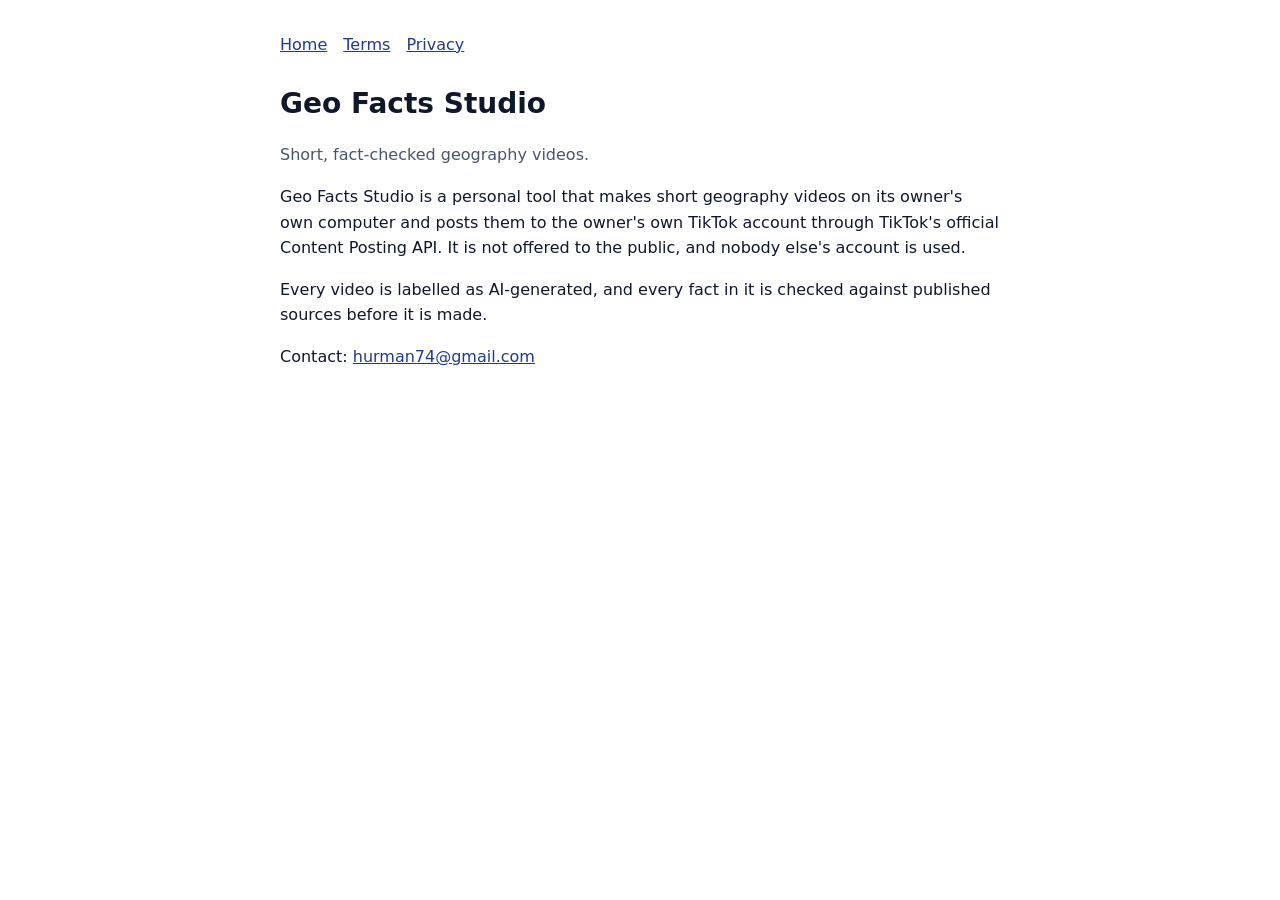
<file: index.html>
<!doctype html><html lang="en"><head><meta charset="utf-8"><meta name="viewport" content="width=device-width,initial-scale=1">
<title>Geo Facts Studio</title><link rel="stylesheet" href="style.css"></head><body>
<nav><a href="./">Home</a><a href="terms.html">Terms</a><a href="privacy.html">Privacy</a></nav>
<h1>Geo Facts Studio</h1>
<p class="muted">Short, fact-checked geography videos.</p>
<p>Geo Facts Studio is a personal tool that makes short geography videos on its owner's own computer and posts them to the owner's own TikTok account through TikTok's official Content Posting API. It is not offered to the public, and nobody else's account is used.</p>
<p>Every video is labelled as AI-generated, and every fact in it is checked against published sources before it is made.</p>
<p>Contact: <a href="mailto:hurman74@gmail.com">hurman74@gmail.com</a></p>
</body></html>
</file>
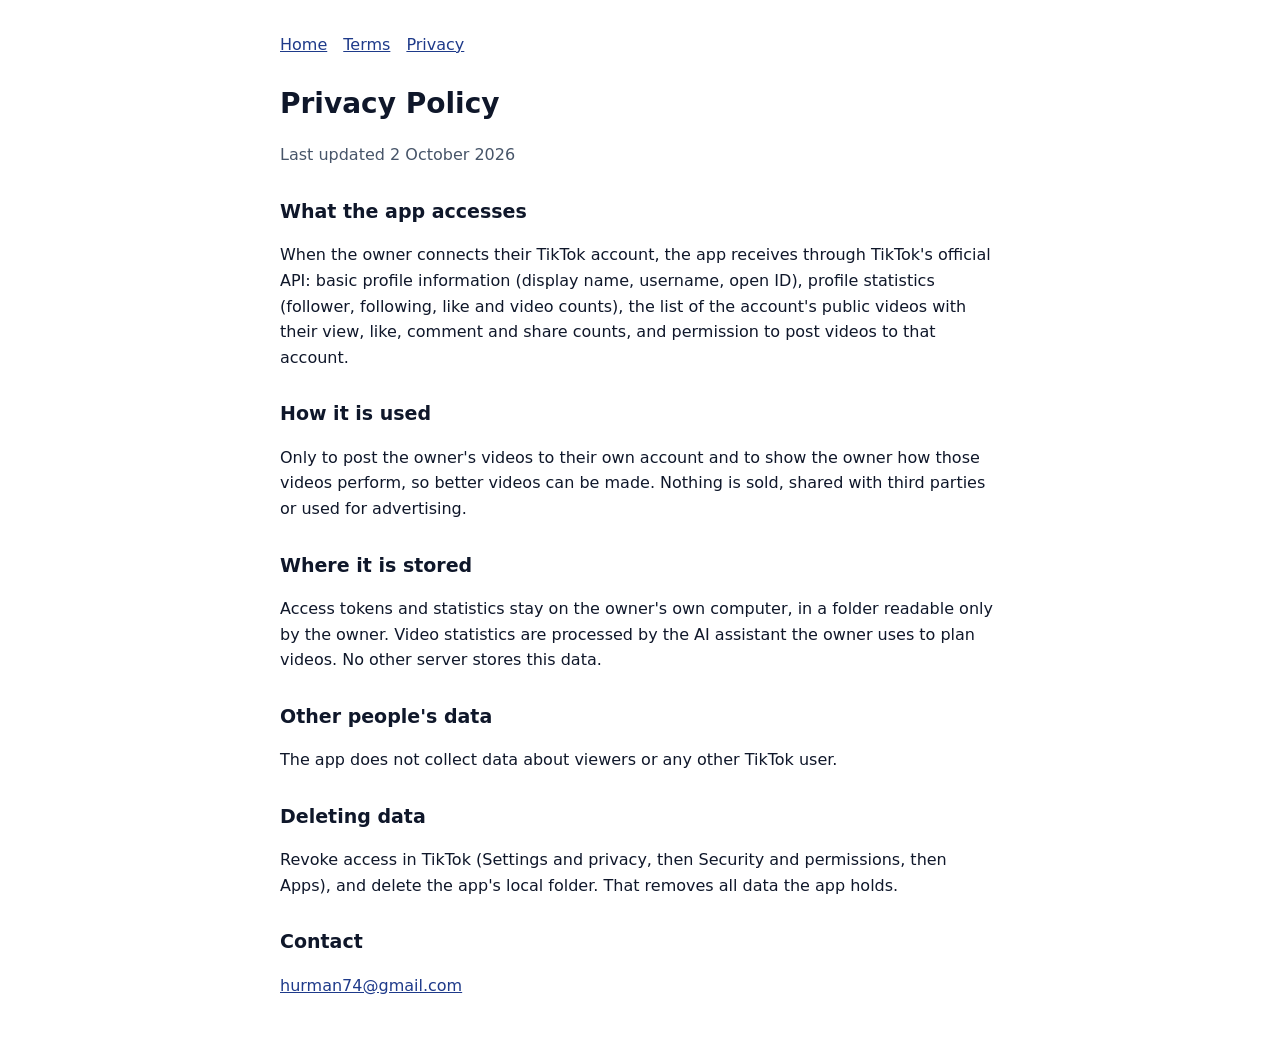
<file: privacy.html>
<!doctype html><html lang="en"><head><meta charset="utf-8"><meta name="viewport" content="width=device-width,initial-scale=1">
<title>Geo Facts Studio Privacy</title><link rel="stylesheet" href="style.css"></head><body>
<nav><a href="./">Home</a><a href="terms.html">Terms</a><a href="privacy.html">Privacy</a></nav>
<h1>Privacy Policy</h1><p class="muted">Last updated 2 October 2026</p>
<h2>What the app accesses</h2>
<p>When the owner connects their TikTok account, the app receives through TikTok's official API: basic profile information (display name, username, open ID), profile statistics (follower, following, like and video counts), the list of the account's public videos with their view, like, comment and share counts, and permission to post videos to that account.</p>
<h2>How it is used</h2>
<p>Only to post the owner's videos to their own account and to show the owner how those videos perform, so better videos can be made. Nothing is sold, shared with third parties or used for advertising.</p>
<h2>Where it is stored</h2>
<p>Access tokens and statistics stay on the owner's own computer, in a folder readable only by the owner. Video statistics are processed by the AI assistant the owner uses to plan videos. No other server stores this data.</p>
<h2>Other people's data</h2>
<p>The app does not collect data about viewers or any other TikTok user.</p>
<h2>Deleting data</h2>
<p>Revoke access in TikTok (Settings and privacy, then Security and permissions, then Apps), and delete the app's local folder. That removes all data the app holds.</p>
<h2>Contact</h2>
<p><a href="mailto:hurman74@gmail.com">hurman74@gmail.com</a></p>
</body></html>
</file>
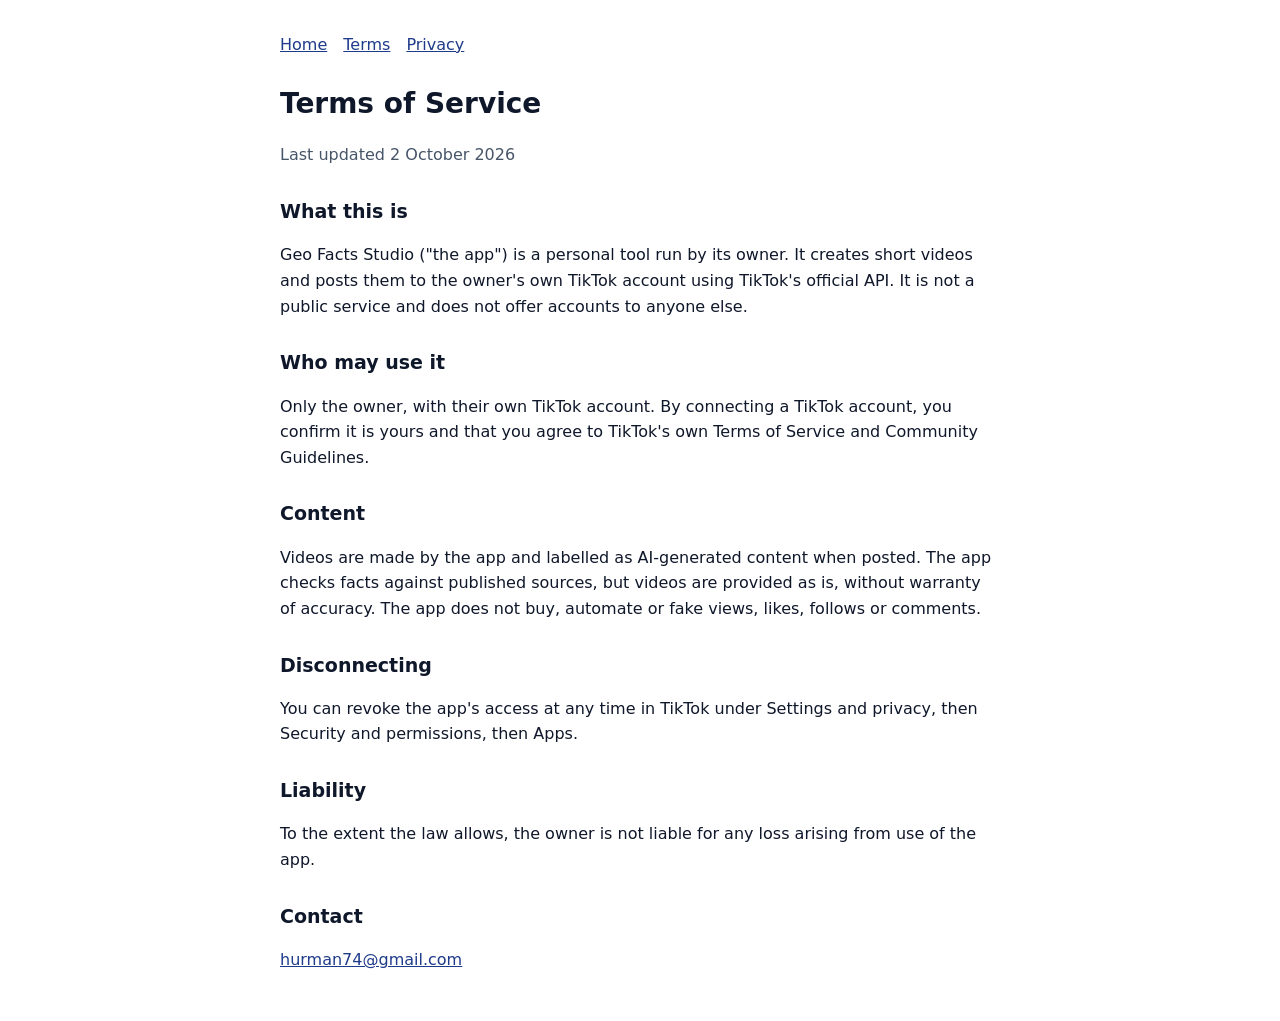
<file: terms.html>
<!doctype html><html lang="en"><head><meta charset="utf-8"><meta name="viewport" content="width=device-width,initial-scale=1">
<title>Geo Facts Studio Terms</title><link rel="stylesheet" href="style.css"></head><body>
<nav><a href="./">Home</a><a href="terms.html">Terms</a><a href="privacy.html">Privacy</a></nav>
<h1>Terms of Service</h1><p class="muted">Last updated 2 October 2026</p>
<h2>What this is</h2>
<p>Geo Facts Studio ("the app") is a personal tool run by its owner. It creates short videos and posts them to the owner's own TikTok account using TikTok's official API. It is not a public service and does not offer accounts to anyone else.</p>
<h2>Who may use it</h2>
<p>Only the owner, with their own TikTok account. By connecting a TikTok account, you confirm it is yours and that you agree to TikTok's own Terms of Service and Community Guidelines.</p>
<h2>Content</h2>
<p>Videos are made by the app and labelled as AI-generated content when posted. The app checks facts against published sources, but videos are provided as is, without warranty of accuracy. The app does not buy, automate or fake views, likes, follows or comments.</p>
<h2>Disconnecting</h2>
<p>You can revoke the app's access at any time in TikTok under Settings and privacy, then Security and permissions, then Apps.</p>
<h2>Liability</h2>
<p>To the extent the law allows, the owner is not liable for any loss arising from use of the app.</p>
<h2>Contact</h2>
<p><a href="mailto:hurman74@gmail.com">hurman74@gmail.com</a></p>
</body></html>
</file>
<file: style.css>
:root{--bg:#ffffff;--fg:#0f172a;--muted:#475569;--accent:#1e3a8a}
@media (prefers-color-scheme:dark){:root{--bg:#0f172a;--fg:#e2e8f0;--muted:#94a3b8;--accent:#93c5fd}}
body{background:var(--bg);color:var(--fg);font:16px/1.6 -apple-system,system-ui,sans-serif;max-width:720px;margin:0 auto;padding:32px 16px}
h1{font-size:28px;margin:0 0 4px}h2{font-size:19px;margin-top:28px}
p,li{color:var(--fg)}small,.muted{color:var(--muted)}a{color:var(--accent)}
nav{margin-bottom:24px}nav a{margin-right:16px}
</file>
